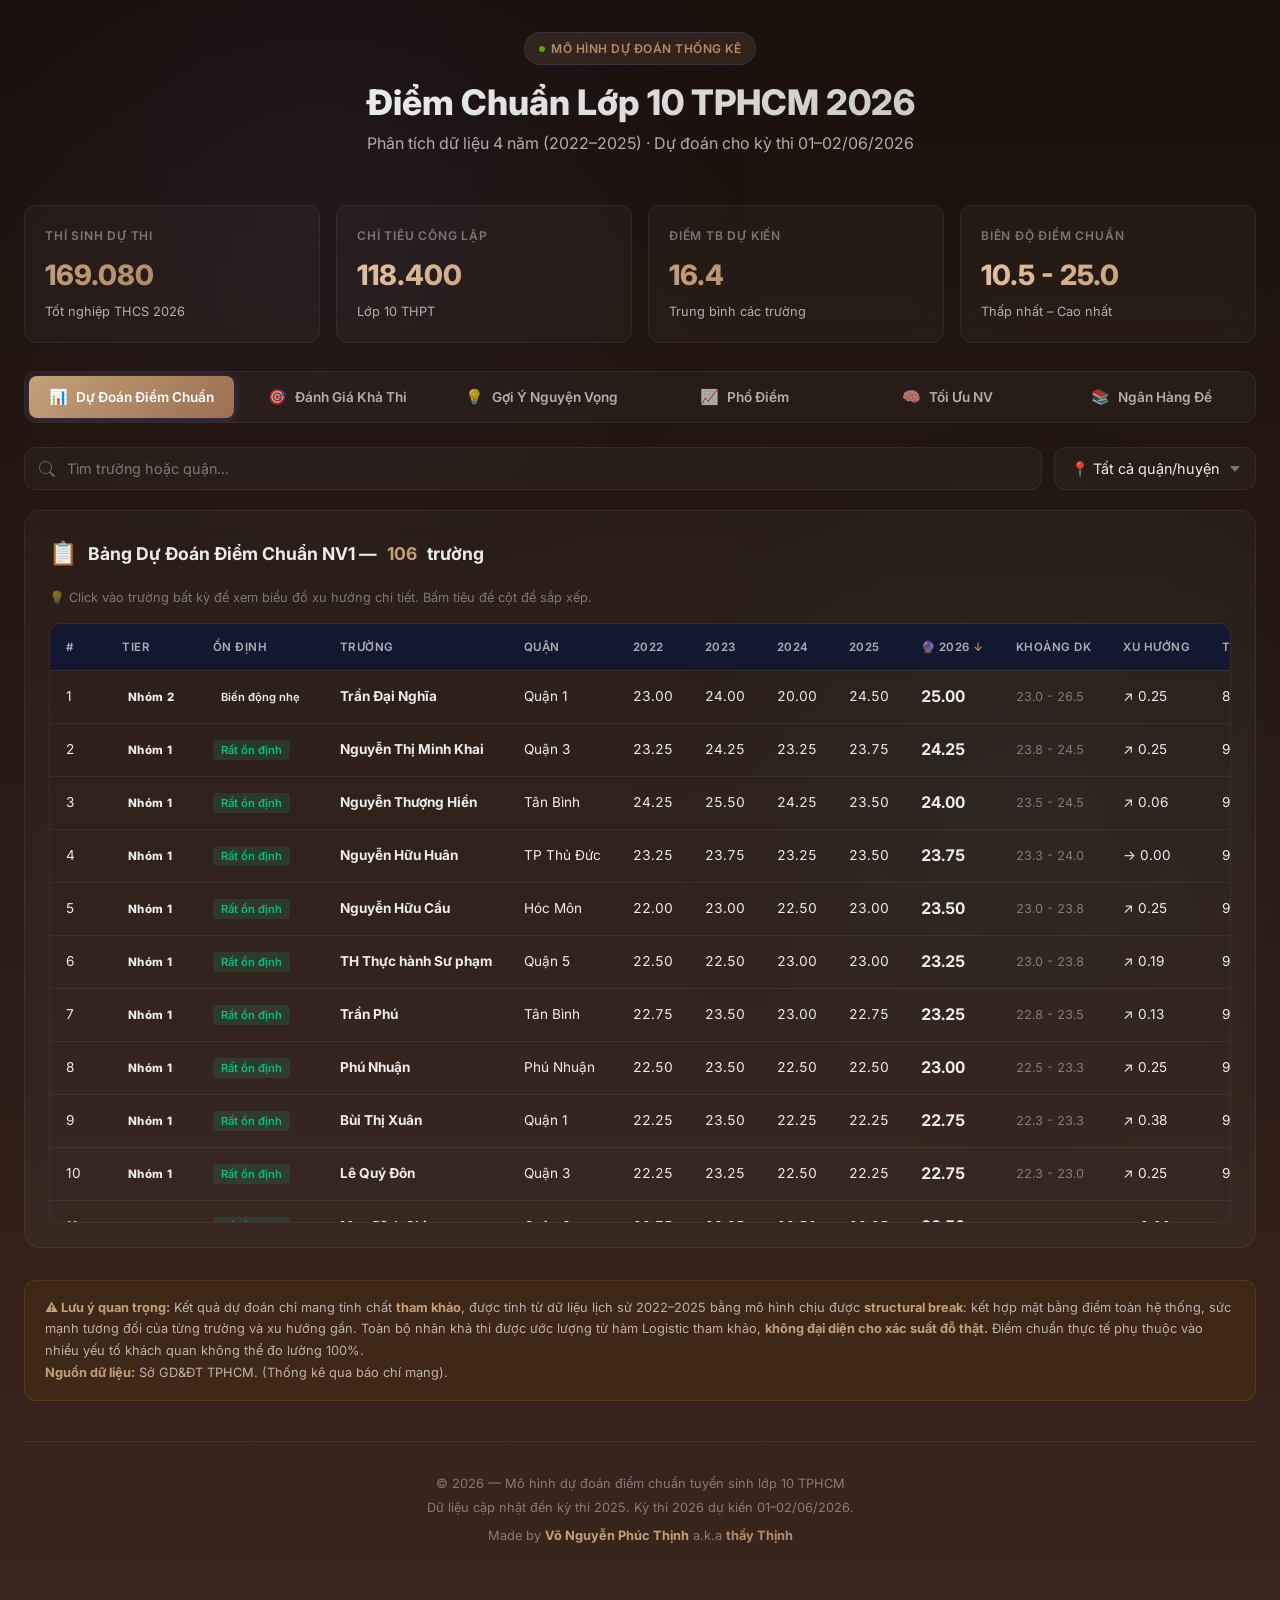
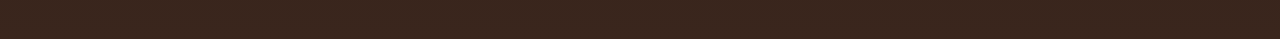
<file: index.html>
<!DOCTYPE html>
<html lang="vi">

<head>
    <meta charset="UTF-8">
    <meta name="viewport" content="width=device-width, initial-scale=1.0">
    <meta name="description"
        content="Mô hình dự đoán điểm chuẩn tuyển sinh lớp 10 TPHCM 2026 - Phân tích xu hướng, đánh giá khả thi nguyện vọng, gợi ý trường phù hợp">
    <title>Dự Đoán Điểm Chuẩn Lớp 10 TPHCM 2026</title>

    <link rel="stylesheet" href="css/style.css">
    <script src="js/vendor/chart.umd.min.js"></script>
</head>

<body>

    <div class="app-container">

        <!-- =================== HEADER =================== -->
        <header class="app-header">
            <div class="header-badge">
                <span class="dot"></span>
                Mô hình Dự đoán Thống kê
            </div>
            <h1 class="app-title">Điểm Chuẩn Lớp 10 TPHCM 2026</h1>
            <p class="app-subtitle">Phân tích dữ liệu 4 năm (2022–2025) · Dự đoán cho kỳ thi 01–02/06/2026</p>
        </header>

        <!-- =================== STATS =================== -->
        <div class="stats-row">
            <div class="stat-card">
                <div class="stat-label">Thí sinh dự thi</div>
                <div class="stat-value" id="statCandidates">—</div>
                <div class="stat-detail">Tốt nghiệp THCS 2026</div>
            </div>
            <div class="stat-card">
                <div class="stat-label">Chỉ tiêu công lập</div>
                <div class="stat-value accent" id="statQuota">—</div>
                <div class="stat-detail">Lớp 10 THPT</div>
            </div>
            <div class="stat-card">
                <div class="stat-label">Điểm TB dự kiến</div>
                <div class="stat-value" id="statAvgPred">—</div>
                <div class="stat-detail">Trung bình các trường</div>
            </div>
            <div class="stat-card">
                <div class="stat-label">Biên độ điểm chuẩn</div>
                <div class="stat-value accent" id="statRange">—</div>
                <div class="stat-detail">Thấp nhất – Cao nhất</div>
            </div>
        </div>

        <!-- =================== TAB NAV =================== -->
        <nav class="tab-nav">
            <button class="tab-btn active" data-tab="predict">
                <span class="tab-icon">📊</span>
                <span class="tab-text">Dự Đoán Điểm Chuẩn</span>
            </button>
            <button class="tab-btn" data-tab="feasibility">
                <span class="tab-icon">🎯</span>
                <span class="tab-text">Đánh Giá Khả Thi</span>
            </button>
            <button class="tab-btn" data-tab="recommend">
                <span class="tab-icon">💡</span>
                <span class="tab-text">Gợi Ý Nguyện Vọng</span>
            </button>
            <button class="tab-btn" data-tab="distribution">
                <span class="tab-icon">📈</span>
                <span class="tab-text">Phổ Điểm</span>
            </button>
            <button class="tab-btn" data-tab="optimize">
                <span class="tab-icon">🧠</span>
                <span class="tab-text">Tối Ưu NV</span>
            </button>
            <button class="tab-btn" data-tab="exams">
                <span class="tab-icon">📚</span>
                <span class="tab-text">Ngân Hàng Đề</span>
            </button>
        </nav>

        <!-- =======================================================================
         TAB 1: DỰ ĐOÁN ĐIỂM CHUẨN
    ======================================================================= -->
        <div class="tab-content active" id="tab-predict">

            <!-- Search & Filter -->
            <div class="search-bar">
                <input type="text" id="searchInput" class="search-input" placeholder="Tìm trường hoặc quận...">
                <select id="districtFilter" class="filter-select">
                    <option value="all">📍 Tất cả quận/huyện</option>
                    <option value="Quận 1">Quận 1</option>
                    <option value="Quận 3">Quận 3</option>
                    <option value="Quận 4">Quận 4</option>
                    <option value="Quận 5">Quận 5</option>
                    <option value="Quận 6">Quận 6</option>
                    <option value="Quận 7">Quận 7</option>
                    <option value="Quận 8">Quận 8</option>
                    <option value="Quận 10">Quận 10</option>
                    <option value="Quận 11">Quận 11</option>
                    <option value="Quận 12">Quận 12</option>
                    <option value="Bình Thạnh">Bình Thạnh</option>
                    <option value="Gò Vấp">Gò Vấp</option>
                    <option value="Phú Nhuận">Phú Nhuận</option>
                    <option value="Tân Bình">Tân Bình</option>
                    <option value="Tân Phú">Tân Phú</option>
                    <option value="Bình Tân">Bình Tân</option>
                    <option value="TP Thủ Đức">TP Thủ Đức</option>
                    <option value="Bình Chánh">Bình Chánh</option>
                    <option value="Hóc Môn">Hóc Môn</option>
                    <option value="Củ Chi">Củ Chi</option>
                    <option value="Nhà Bè">Nhà Bè</option>
                    <option value="Cần Giờ">Cần Giờ</option>
                </select>
            </div>

            <div class="card">
                <div class="card-title">
                    <span class="icon">📋</span>
                    Bảng Dự Đoán Điểm Chuẩn NV1 — <span id="schoolCount" style="color:var(--accent)">0</span> trường
                </div>
                <div style="font-size:0.8rem;color:var(--text-muted);margin-bottom:14px">
                    💡 Click vào trường bất kỳ để xem biểu đồ xu hướng chi tiết. Bấm tiêu đề cột để sắp xếp.
                </div>

                <div class="table-wrapper" style="max-height:600px;overflow-y:auto">
                    <table class="data-table" id="predictionTable">
                        <thead>
                            <tr>
                                <th data-sort="index">#</th>
                                <th data-sort="tier">Tier</th>
                                <th data-sort="stability">Ổn định</th>
                                <th data-sort="name">Trường</th>
                                <th data-sort="district">Quận</th>
                                <th data-sort="2022">2022</th>
                                <th data-sort="2023">2023</th>
                                <th data-sort="2024">2024</th>
                                <th data-sort="2025">2025</th>
                                <th data-sort="predicted" class="sorted-desc">🔮 2026</th>
                                <th>Khoảng DK</th>
                                <th data-sort="trend">Xu hướng</th>
                                <th data-sort="confidence">Tin cậy</th>
                            </tr>
                        </thead>
                        <tbody id="predictionTableBody"></tbody>
                    </table>
                </div>
            </div>

            <!-- School Detail -->
            <div class="school-detail" id="schoolDetail">
                <div class="card">
                    <div class="detail-header">
                        <div>
                            <h3 id="detailSchoolName">—</h3>
                            <div
                                style="display:flex;gap:12px;margin-top:6px;color:var(--text-secondary);font-size:0.85rem">
                                <span>📍 <span id="detailDistrict">—</span></span>
                                <span>🏷 <span id="detailTier">—</span></span>
                            </div>
                        </div>
                        <button class="detail-close" onclick="App.closeSchoolDetail()">✕</button>
                    </div>

                    <div class="grid-2">
                        <div>
                            <div class="chart-container">
                                <canvas id="detailChart"></canvas>
                            </div>
                        </div>
                        <div>
                            <div class="stats-row" style="grid-template-columns:1fr 1fr;margin:0">
                                <div class="stat-card">
                                    <div class="stat-label">Dự đoán 2026</div>
                                    <div class="stat-value" id="detailPredicted">—</div>
                                </div>
                                <div class="stat-card">
                                    <div class="stat-label">Khoảng dự kiến</div>
                                    <div class="stat-value accent" id="detailRange" style="font-size:1.2rem">—</div>
                                </div>
                                <div class="stat-card" style="grid-column:span 2">
                                    <div class="stat-label">Độ tin cậy</div>
                                    <div class="stat-value" id="detailConfidence">—</div>
                                </div>
                            </div>
                        </div>
                    </div>
                </div>
            </div>

        </div>

        <!-- =======================================================================
         TAB 2: ĐÁNH GIÁ KHẢ THI
    ======================================================================= -->
        <div class="tab-content" id="tab-feasibility">
            <div class="card">
                <div class="card-title"><span class="icon">🎯</span> Đánh Giá Khả Thi Nguyện Vọng</div>
                <p style="color:var(--text-secondary);font-size:0.88rem;margin-bottom:20px">
                    Nhập điểm thi 3 môn (hoặc điểm dự kiến) và chọn 3 nguyện vọng. Hệ thống sẽ phân tích xác suất trúng
                    tuyển dựa trên mô hình dự đoán.
                </p>

                <!-- Score inputs -->
                <div class="form-grid">
                    <div class="form-group">
                        <label class="form-label"><strong>Điểm Toán</strong></label>
                        <input type="number" id="scoreMath" class="form-input" placeholder="0 - 10" min="0" max="10"
                            step="0.25">
                    </div>
                    <div class="form-group">
                        <label class="form-label"><strong>Điểm Ngữ Văn</strong></label>
                        <input type="number" id="scoreLit" class="form-input" placeholder="0 - 10" min="0" max="10"
                            step="0.25">
                    </div>
                    <div class="form-group">
                        <label class="form-label"><strong>Điểm Ngoại Ngữ</strong></label>
                        <input type="number" id="scoreEng" class="form-input" placeholder="0 - 10" min="0" max="10"
                            step="0.25">
                    </div>
                </div>

                <div style="text-align:center;margin:12px 0 20px">
                    <span style="font-size:0.85rem;color:var(--text-muted)">Tổng điểm: </span>
                    <span id="totalScore" style="font-size:1.4rem;font-weight:800;color:var(--accent)">0.00</span>
                </div>

                <!-- NV selections -->
                <div class="form-grid" style="grid-template-columns: repeat(auto-fit, minmax(280px, 1fr))">
                    <div class="form-group">
                        <label class="form-label"><strong>Nguyện Vọng 1</strong> (Vươn Cao)</label>
                        <select id="nv1Select" class="school-select"></select>
                    </div>
                    <div class="form-group">
                        <label class="form-label"><strong>Nguyện Vọng 2</strong> (Vừa Sức)</label>
                        <select id="nv2Select" class="school-select"></select>
                    </div>
                    <div class="form-group">
                        <label class="form-label"><strong>Nguyện Vọng 3</strong> (An Toàn)</label>
                        <select id="nv3Select" class="school-select"></select>
                    </div>
                </div>

                <div style="text-align:center;margin-top:20px">
                    <button class="btn btn-primary" id="evaluateBtn">
                        🔍 Phân tích khả thi
                    </button>
                </div>
            </div>

            <!-- Results -->
            <div id="feasibilityResults"></div>
        </div>

        <!-- =======================================================================
         TAB 3: GỢI Ý NGUYỆN VỌNG
    ======================================================================= -->
        <div class="tab-content" id="tab-recommend">
            <div class="card">
                <div class="card-title"><span class="icon">💡</span> Gợi Ý Nguyện Vọng Theo Quận/Huyện</div>
                <p style="color:var(--text-secondary);font-size:0.88rem;margin-bottom:20px">
                    Nhập điểm thi (hoặc dự kiến) và chọn quận bạn muốn. Hệ thống sẽ gợi ý các trường khả thi nhất dựa
                    trên điểm chuẩn dự đoán, sắp xếp theo mức phù hợp.
                </p>

                <div class="form-grid" style="grid-template-columns: repeat(auto-fit, minmax(220px, 1fr))">
                    <div class="form-group">
                        <label class="form-label">📐 Điểm Toán</label>
                        <input type="number" id="recScoreMath" class="form-input" placeholder="0 - 10" min="0" max="10"
                            step="0.25">
                    </div>
                    <div class="form-group">
                        <label class="form-label">📝 Điểm Ngữ Văn</label>
                        <input type="number" id="recScoreLit" class="form-input" placeholder="0 - 10" min="0" max="10"
                            step="0.25">
                    </div>
                    <div class="form-group">
                        <label class="form-label">🌐 Điểm Ngoại Ngữ</label>
                        <input type="number" id="recScoreEng" class="form-input" placeholder="0 - 10" min="0" max="10"
                            step="0.25">
                    </div>
                    <div class="form-group">
                        <label class="form-label">📍 Quận/Huyện</label>
                        <select id="recDistrictSelect" class="school-select"></select>
                    </div>
                </div>

                <div style="text-align:center;margin:12px 0 0">
                    <span style="font-size:0.85rem;color:var(--text-muted)">Tổng điểm: </span>
                    <span id="recTotalScore" style="font-size:1.4rem;font-weight:800;color:var(--accent)">0.00</span>
                </div>

                <div style="text-align:center;margin-top:16px">
                    <button class="btn btn-primary" id="recommendBtn">
                        💡 Gợi ý trường phù hợp
                    </button>
                </div>
            </div>

            <!-- Results -->
            <div id="recommendResults"></div>
        </div>

        <!-- =======================================================================
         TAB 4: PHỔ ĐIỂM
    ======================================================================= -->
        <div class="tab-content" id="tab-distribution">
            <div class="card">
                <div class="card-title"><span class="icon">📈</span> Phân Tích Phổ Điểm Qua Các Năm</div>
                <p style="color:var(--text-secondary);font-size:0.88rem;margin-bottom:4px">
                    So sánh điểm trung bình từng môn thi qua 4 năm (2022–2025) và dự đoán 2026. Phổ điểm được mô phỏng
                    theo phân bố chuẩn.
                </p>
            </div>

            <!-- Insight Cards -->
            <div class="stats-row" id="distInsightCards"></div>

            <!-- Main: Grouped Bar Chart -->
            <div class="card">
                <div class="card-title"><span class="icon">📊</span> Điểm Trung Bình Các Môn Qua Các Năm</div>
                <div class="chart-container large">
                    <canvas id="distMeanChart"></canvas>
                </div>
            </div>

            <!-- Subject comparison: 2025 vs 2026 only -->
            <div class="card" style="margin-top:16px">
                <div class="card-title"><span class="icon">🔮</span> So Sánh Phổ Điểm: 2025 vs 2026 (Dự đoán)</div>
                <p style="color:var(--text-secondary);font-size:0.85rem;margin-bottom:16px">
                    Chỉ so sánh 2 năm gần nhất để dễ nhận biết sự thay đổi. Đường nét đứt = dự đoán 2026.
                </p>
            </div>
            <div class="grid-2">
                <div class="card">
                    <div class="card-title"><span class="icon">📐</span> Toán</div>
                    <div class="chart-container">
                        <canvas id="distChartMath"></canvas>
                    </div>
                </div>
                <div class="card">
                    <div class="card-title"><span class="icon">📝</span> Ngữ Văn</div>
                    <div class="chart-container">
                        <canvas id="distChartLit"></canvas>
                    </div>
                </div>
                <div class="card">
                    <div class="card-title"><span class="icon">🌐</span> Ngoại Ngữ</div>
                    <div class="chart-container">
                        <canvas id="distChartEng"></canvas>
                    </div>
                </div>
                <div class="card">
                    <div class="card-title"><span class="icon">📊</span> Tổng 3 Môn</div>
                    <div class="chart-container">
                        <canvas id="distChartTotal"></canvas>
                    </div>
                </div>
            </div>

            <!-- Stats Table -->
            <div class="card" style="margin-top:16px">
                <div class="card-title"><span class="icon">📋</span> Thống Kê Tham Số Phân Bố</div>
                <div class="table-wrapper">
                    <table class="data-table" id="distParamsTable">
                        <thead>
                            <tr>
                                <th>Năm</th>
                                <th>Toán (TB)</th>
                                <th>Toán (σ)</th>
                                <th>Văn (TB)</th>
                                <th>Văn (σ)</th>
                                <th>Anh (TB)</th>
                                <th>Anh (σ)</th>
                                <th>Tổng (TB)</th>
                                <th>Tổng (σ)</th>
                            </tr>
                        </thead>
                        <tbody id="distParamsBody"></tbody>
                    </table>
                </div>
            </div>
        </div>

        <!-- =======================================================================
         TAB 5: TỐI ƯU NGUYỆN VỌNG
    ======================================================================= -->
        <div class="tab-content" id="tab-optimize">
            <div class="card">
                <div class="card-title"><span class="icon">🧠</span> Tối Ưu Nguyện Vọng Theo Năng Lực Thực Tế</div>
                <p style="color:var(--text-secondary);font-size:0.88rem;margin-bottom:8px">
                    Nhập điểm thi cuối kì 2 và điểm trung bình cuối năm (TBCN) lớp 9 để hệ thống ước lượng điểm thi vào
                    10 và gợi ý <strong>3 nguyện vọng tối ưu</strong>: NV1 (vươn cao), NV2 (vừa sức), NV3 (an toàn).
                </p>
            </div>

            <div class="card">
                <div class="card-title"><span class="icon">📝</span> Điểm Thi Cuối Kì 2 (HK2)</div>
                <div class="form-grid" style="margin-bottom:16px">
                    <div class="form-group">
                        <label class="form-label"><strong>Điểm Toán</strong> (HK2)</label>
                        <input type="number" id="opt-hk2-math" class="form-input" min="0" max="10" step="0.25"
                            placeholder="0 - 10">
                    </div>
                    <div class="form-group">
                        <label class="form-label"><strong>Điểm Ngữ Văn</strong> (HK2)</label>
                        <input type="number" id="opt-hk2-lit" class="form-input" min="0" max="10" step="0.25"
                            placeholder="0 - 10">
                    </div>
                    <div class="form-group">
                        <label class="form-label"><strong>Điểm Ngoại Ngữ</strong> (HK2)</label>
                        <input type="number" id="opt-hk2-eng" class="form-input" min="0" max="10" step="0.25"
                            placeholder="0 - 10">
                    </div>
                </div>

                <div class="card-title"><span class="icon">📊</span> Điểm Trung Bình Cuối Năm (TBCN)</div>
                <div class="form-grid" style="margin-bottom:16px">
                    <div class="form-group">
                        <label class="form-label"><strong>Điểm Toán</strong> (TBCN)</label>
                        <input type="number" id="opt-tb-math" class="form-input" min="0" max="10" step="0.1"
                            placeholder="0 - 10">
                    </div>
                    <div class="form-group">
                        <label class="form-label"><strong>Điểm Ngữ Văn</strong> (TBCN)</label>
                        <input type="number" id="opt-tb-lit" class="form-input" min="0" max="10" step="0.1"
                            placeholder="0 - 10">
                    </div>
                    <div class="form-group">
                        <label class="form-label"><strong>Điểm Ngoại Ngữ</strong> (TBCN)</label>
                        <input type="number" id="opt-tb-eng" class="form-input" min="0" max="10" step="0.1"
                            placeholder="0 - 10">
                    </div>
                </div>

                <div style="text-align:center;margin:12px 0 20px">
                    <span style="font-size:0.85rem;color:var(--text-muted)">Tổng điểm ước tính: </span>
                    <span id="optEstScore" style="font-size:1.4rem;font-weight:800;color:var(--accent)">0.00</span>
                    <div id="optEstScoreDetail"
                        style="font-size:0.85rem;color:var(--text-muted);margin-top:4px;display:none;"></div>
                </div>

                <div style="text-align:center;margin-top:20px">
                    <button class="btn btn-primary" id="btnOptimize">
                        🧠 Gợi ý nguyện vọng tối ưu
                    </button>
                </div>
            </div>

            <div id="optimizeResults"></div>
        </div>

        <!-- =======================================================================
         TAB 6: NGÂN HÀNG ĐỀ THI (NEW)
    ======================================================================= -->
        <div class="tab-content" id="tab-exams">
            <div class="card">
                <div class="card-title"><span class="icon">📚</span> Ngân Hàng Đề Thi Live Feed <span
                        style="background:var(--success);color:#fff;font-size:0.65rem;padding:2px 8px;border-radius:50px;margin-left:8px;vertical-align:middle;text-transform:uppercase;letter-spacing:0.5px">Realtime</span>
                </div>
                <p style="color:var(--text-secondary);font-size:0.88rem;margin-bottom:20px">
                    Hệ thống tự động cập nhật đề thi mới nhất từ các nguồn uy tín. Click để xem trực tiếp hoặc tải về
                    máy.
                </p>

                <div class="subject-filters">
                    <button class="btn btn-secondary active" data-subject="all"
                        onclick="App.filterExams('all', this)">📑 Tất cả</button>
                    <button class="btn btn-secondary" data-subject="math" onclick="App.filterExams('math', this)">📐
                        Toán</button>
                    <button class="btn btn-secondary" data-subject="lit" onclick="App.filterExams('lit', this)">📝 Ngữ
                        Văn</button>
                    <button class="btn btn-secondary" data-subject="eng" onclick="App.filterExams('eng', this)">🌐 Tiếng
                        Anh</button>
                    <button class="btn btn-secondary" data-subject="phys" onclick="App.filterExams('phys', this)">⚡ Vật
                        Lý</button>
                    <button class="btn btn-secondary" data-subject="chem" onclick="App.filterExams('chem', this)">🧪 Hóa
                        Học</button>
                </div>
            </div>

            <div id="examsGridContainer" class="exams-grid"></div>

            <!-- Exam Viewer Modal -->
            <div class="exam-viewer-modal" id="examViewerModal">
                <div class="exam-viewer-content">
                    <div class="exam-viewer-header">
                        <div>
                            <h3 id="viewerTitle">Đang Tải Đề...</h3>
                            <p id="viewerSubtitle" style="font-size:0.8rem;color:var(--text-secondary)"></p>
                        </div>
                        <div class="exam-viewer-actions">
                            <a id="viewerDownloadBtn" class="btn-download-pdf" href="#" target="_blank" rel="noopener noreferrer" style="background:linear-gradient(135deg,#6366f1,#4f46e5);color:#fff;display:none">
                                ⬇️ Tải về máy
                            </a>
                            <button class="btn-close-viewer" onclick="App.closeExamViewer()">✕ Đóng</button>
                        </div>
                    </div>
                    <div class="exam-viewer-body">
                        <div class="exam-viewer-pdf">
                            <iframe id="pdfIframe" src="" frameborder="0"></iframe>
                        </div>
                        <div class="exam-viewer-ai">
                            <div class="ai-sidebar-inner">
                                <span class="icon" style="font-size:2.5rem;margin-bottom:12px;display:block">🤖</span>
                                <h4>Trợ Lý Đào Tạo AI <span
                                        style="background:#6366f1;color:#fff;font-size:0.6rem;padding:2px 6px;border-radius:4px;vertical-align:middle;margin-left:4px">Kế
                                        hoạch</span></h4>
                                <p style="font-size:0.85rem;color:var(--text-muted);margin-top:10px;">
                                    Tính năng tự động chấm Văn, giải Toán (Generative AI) sẽ được ra mắt sau khi đủ bộ
                                    dữ liệu luyện thi.
                                </p>
                                <button class="btn btn-primary"
                                    style="margin-top:20px; width:100%; opacity:0.5; cursor:not-allowed">
                                    Tham gia Đợi (Waitlist)
                                </button>
                            </div>
                        </div>
                    </div>
                </div>
            </div>
        </div>

        <div class="disclaimer">
            <strong>⚠️ Lưu ý quan trọng:</strong> Kết quả dự đoán chỉ mang tính chất <strong>tham khảo</strong>, được
            tính từ dữ liệu lịch sử 2022–2025 bằng mô hình chịu được <strong>structural break</strong>: kết hợp mặt bằng
            điểm toàn hệ thống, sức mạnh tương đối của từng trường và xu hướng gần. Toàn bộ nhãn khả thi được ước lượng
            từ hàm Logistic tham khảo, <strong>không đại diện cho xác suất đỗ thật.</strong>
            Điểm chuẩn thực tế phụ thuộc vào nhiều yếu tố khách quan không thể đo lường 100%.
            <br><strong>Nguồn dữ liệu:</strong> Sở GD&ĐT TPHCM. (Thống kê qua báo chí mạng).
        </div>

        <!-- =================== FOOTER =================== -->
        <footer class="app-footer">
            <p>© 2026 — Mô hình dự đoán điểm chuẩn tuyển sinh lớp 10 TPHCM</p>
            <p style="margin-top:4px">Dữ liệu cập nhật đến kỳ thi 2025. Kỳ thi 2026 dự kiến 01–02/06/2026.</p>
            <p style="margin-top:8px">Made by <strong style="color:var(--accent)">Võ Nguyễn Phúc Thịnh</strong> a.k.a
                <strong style="color:var(--primary)">thầy Thịnh</strong></p>
        </footer>

    </div>

    <!-- Scripts -->
    <script src="js/data.js?v=2026.04.21"></script>
    <script src="js/exams_data.js?v=2026.04.21"></script>
    <script src="js/model.js?v=2026.04.21"></script>
    <script src="js/charts.js?v=2026.04.21"></script>
    <script src="js/backtest.js?v=2026.04.21"></script>
    <script src="js/app.js?v=2026.04.21"></script>
    <script src="js/tabs/distribution.js?v=2026.04.21"></script>
    <script src="js/tabs/optimize.js?v=2026.04.21"></script>
    <script src="js/tabs/exams.js?v=2026.04.21"></script>

</body>

</html>
<script src="js/tabs/optimize.js?v=2026.04.24"></script>
<script src="js/tabs/exams.js?v=2026.04.24_fix"></script>

</body>

</html>
</file>
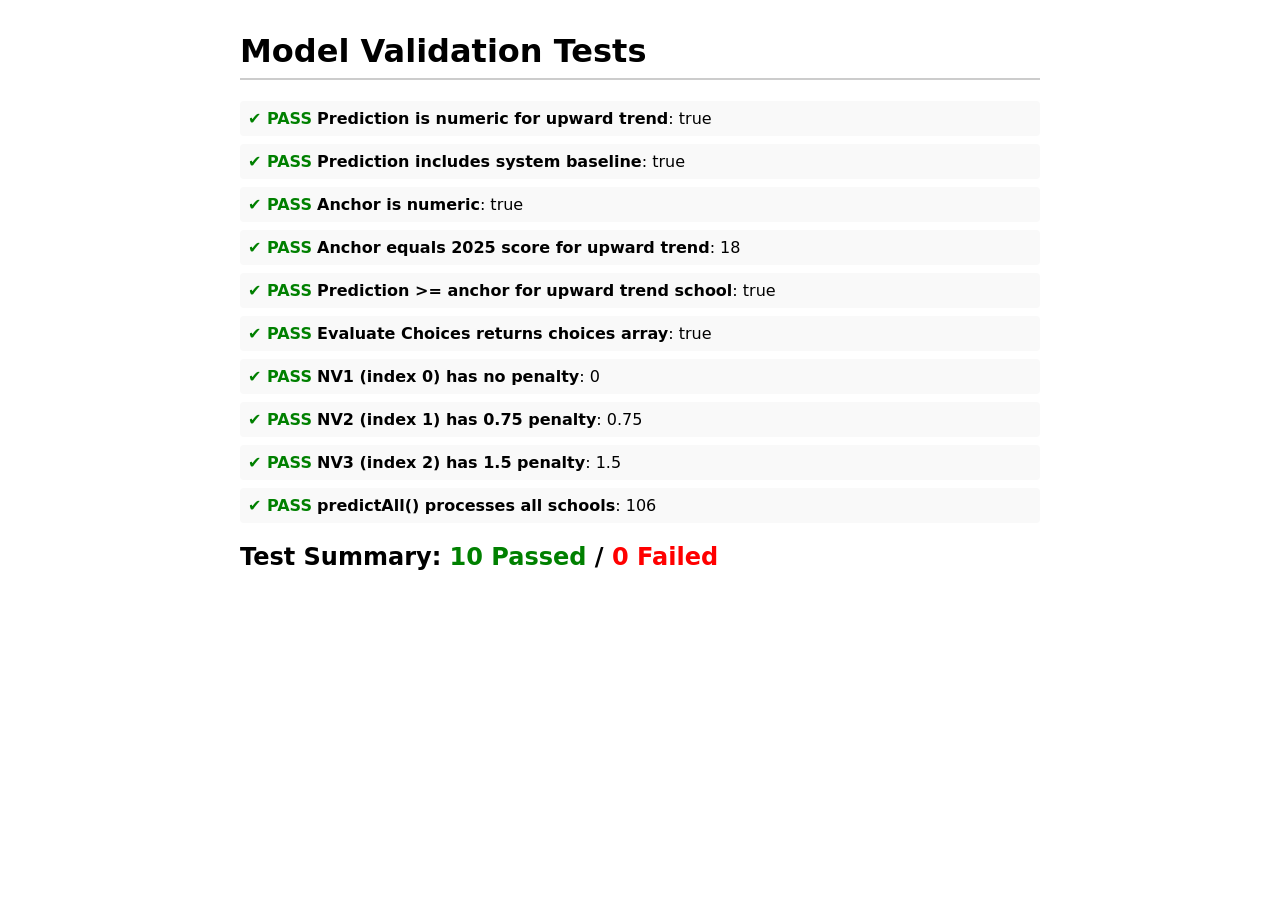
<file: tests/model.test.html>
<!DOCTYPE html>
<html lang="vi">
<head>
    <meta charset="UTF-8">
    <title>Model Tests - TS10 Prediction</title>
    <style>
        body { font-family: system-ui, sans-serif; max-width: 800px; margin: 2rem auto; }
        .pass { color: green; font-weight: bold; }
        .fail { color: red; font-weight: bold; }
        .case { margin-bottom: 0.5rem; padding: 0.5rem; background: #f9f9f9; border-radius: 4px; }
        h1 { border-bottom: 2px solid #ccc; padding-bottom: 0.5rem; }
    </style>
</head>
<body>

<h1>Model Validation Tests</h1>
<div id="results"></div>

<script src="../js/data.js"></script>
<script src="../js/model.js"></script>

<script>
    const resultsDiv = document.getElementById('results');
    let passCount = 0;
    let failCount = 0;

    function assertEqual(name, actual, expected, tolerance = 0.01) {
        const pass = Math.abs(actual - expected) <= tolerance;
        const div = document.createElement('div');
        div.className = 'case';
        if (pass) {
            passCount++;
            div.innerHTML = `<span class="pass">✔ PASS</span> <strong>${name}</strong>: ${actual}`;
        } else {
            failCount++;
            div.innerHTML = `<span class="fail">✘ FAIL</span> <strong>${name}</strong>: Expected ${expected}, got ${actual}`;
        }
        resultsDiv.appendChild(div);
    }

    // Prepare a mock data environment instead of depending on full data.js
    const oldSchoolsData = [...SCHOOLS_DATA];
    const mockSchool_TrendUp = {
        id: 9991, name: "Test Up", district: "Q1", tier: "A",
        scores: { 2022: 15, 2023: 16, 2024: 17, 2025: 18 }
    };
    const mockSchool_Gap = {
        id: 9992, name: "Test Gap", district: "Q1", tier: "A",
        scores: { 2022: 15, 2023: null, 2024: null, 2025: 18 }
    };

    // Replace data locally for tests
    window.SCHOOLS_DATA = [mockSchool_TrendUp, mockSchool_Gap, oldSchoolsData[0]]; // oldSchoolsData[0] is Tran Dai Nghia

    try {
        // --- TEST SUITE ---
        const pred_Up = PredictionModel.predictSchool(mockSchool_TrendUp);

        assertEqual("Prediction is numeric for upward trend", Number.isFinite(pred_Up.predicted), true);
        assertEqual("Prediction includes system baseline", Number.isFinite(pred_Up.baseline), true);
        assertEqual("Anchor is numeric", Number.isFinite(pred_Up.anchor), true);
        assertEqual("Anchor equals 2025 score for upward trend", pred_Up.anchor, 18);
        assertEqual("Prediction >= anchor for upward trend school", pred_Up.predicted >= pred_Up.anchor, true);

        const evalChoices1 = PredictionModel.evaluateChoices(20.5, [{ schoolId: 9991, priority: 1 }]);
        assertEqual("Evaluate Choices returns choices array", Array.isArray(evalChoices1.choices), true);
        assertEqual("NV1 (index 0) has no penalty", evalChoices1.choices[0].nvPenalty, 0);

        // evaluateChoices uses array index for penalty: index 1 = NV2 (+0.75), index 2 = NV3 (+1.5)
        const evalChoices23 = PredictionModel.evaluateChoices(20.5, [
            { schoolId: 9991, priority: 1 },
            { schoolId: 9991, priority: 2 },
            { schoolId: 9991, priority: 3 }
        ]);
        assertEqual("NV2 (index 1) has 0.75 penalty", evalChoices23.choices[1].nvPenalty, 0.75);
        assertEqual("NV3 (index 2) has 1.5 penalty", evalChoices23.choices[2].nvPenalty, 1.5);

        // Restore
        window.SCHOOLS_DATA = oldSchoolsData;
        const allPreds = PredictionModel.predictAll();
        assertEqual("predictAll() processes all schools", allPreds.length, SCHOOLS_DATA.length);

    } catch (e) {
        document.getElementById('results').innerHTML += `<div class="fail">Error running tests: ${e.message}</div>`;
        console.error(e);
    }

    // Summary
    const summary = document.createElement('h2');
    summary.innerHTML = `Test Summary: <span class="pass">${passCount} Passed</span> / <span class="fail">${failCount} Failed</span>`;
    document.body.appendChild(summary);

</script>

</body>
</html>
</file>
<file: css/style.css>
@import url('https://fonts.googleapis.com/css2?family=Inter:wght@300;400;500;600;700;800;900&display=swap');

/* ==============================
   CSS CUSTOM PROPERTIES
============================== */
:root {
    /* Earth/Coffee Palette */
    --bg-primary: #1a100c;
    --bg-secondary: #2d1c15;
    --bg-card: rgba(45, 28, 21, 0.8);
    --bg-glass: rgba(255, 255, 255, 0.03);
    --bg-glass-hover: rgba(255, 255, 255, 0.07);
    --border: rgba(255, 255, 255, 0.06);
    --border-active: rgba(195, 161, 123, 0.4);

    --text-primary: rgba(255, 255, 255, 0.92);
    --text-secondary: rgba(255, 255, 255, 0.65);
    --text-muted: rgba(255, 255, 255, 0.4);

    --primary: #b48c6b;
    --primary-light: rgba(180, 140, 107, 0.15);
    --secondary: #9b6f50;
    --accent: #c3a17b;
    --success: #65a30d;
    /* Olive green */
    --danger: #dc2626;
    /* Deep red */
    --warning: #d97706;
    /* Amber */

    --gradient-primary: linear-gradient(135deg, #c3a17b, #9b6f50);
    --gradient-accent: linear-gradient(135deg, #e5c3a3, #b48c6b);
    --gradient-bg: linear-gradient(180deg, #1a100c 0%, #2a1a14 50%, #3a261d 100%);

    --radius-sm: 8px;
    --radius: 12px;
    --radius-lg: 16px;
    --radius-xl: 20px;

    --shadow: 0 4px 24px rgba(0, 0, 0, 0.4);
    --shadow-lg: 0 8px 40px rgba(0, 0, 0, 0.5);
    --shadow-glow: 0 0 30px rgba(195, 161, 123, 0.15);

    --transition: all 0.3s cubic-bezier(0.4, 0, 0.2, 1);
    --transition-fast: all 0.15s ease;
}

/* ==============================
   RESET & BASE
============================== */
*,
*::before,
*::after {
    box-sizing: border-box;
    margin: 0;
    padding: 0;
}

html {
    scroll-behavior: smooth;
    -webkit-font-smoothing: antialiased;
}

body {
    font-family: 'Inter', -apple-system, BlinkMacSystemFont, sans-serif;
    background: var(--gradient-bg);
    color: var(--text-primary);
    min-height: 100vh;
    overflow-x: hidden;
    line-height: 1.6;
}

/* Background decoration */
body::before {
    content: '';
    position: fixed;
    top: -30%;
    left: -10%;
    width: 70vw;
    height: 70vw;
    background: radial-gradient(circle, rgba(99, 102, 241, 0.06) 0%, transparent 70%);
    pointer-events: none;
    z-index: 0;
}

body::after {
    content: '';
    position: fixed;
    bottom: -30%;
    right: -10%;
    width: 60vw;
    height: 60vw;
    background: radial-gradient(circle, rgba(6, 182, 212, 0.04) 0%, transparent 70%);
    pointer-events: none;
    z-index: 0;
}

/* ==============================
   SCROLLBAR
============================== */
::-webkit-scrollbar {
    width: 6px;
    height: 6px;
}

::-webkit-scrollbar-track {
    background: transparent;
}

::-webkit-scrollbar-thumb {
    background: rgba(255, 255, 255, 0.1);
    border-radius: 3px;
}

::-webkit-scrollbar-thumb:hover {
    background: rgba(255, 255, 255, 0.2);
}

/* ==============================
   LAYOUT
============================== */
.app-container {
    position: relative;
    z-index: 1;
    max-width: 1400px;
    margin: 0 auto;
    padding: 0 24px 60px;
}

/* ==============================
   HEADER
============================== */
.app-header {
    padding: 32px 0 24px;
    text-align: center;
    position: relative;
}

.header-badge {
    display: inline-flex;
    align-items: center;
    gap: 6px;
    padding: 6px 14px;
    background: var(--primary-light);
    border: 1px solid rgba(99, 102, 241, 0.2);
    border-radius: 50px;
    font-size: 0.75rem;
    font-weight: 600;
    color: var(--primary);
    letter-spacing: 0.5px;
    text-transform: uppercase;
    margin-bottom: 16px;
}

.header-badge .dot {
    width: 6px;
    height: 6px;
    border-radius: 50%;
    background: var(--success);
    animation: pulse-dot 2s infinite;
}

@keyframes pulse-dot {

    0%,
    100% {
        opacity: 1;
    }

    50% {
        opacity: 0.3;
    }
}

.app-title {
    font-size: 2.2rem;
    font-weight: 800;
    background: linear-gradient(135deg, #fff 0%, rgba(255, 255, 255, 0.7) 100%);
    -webkit-background-clip: text;
    -webkit-text-fill-color: transparent;
    background-clip: text;
    line-height: 1.2;
    margin-bottom: 8px;
}

.app-subtitle {
    font-size: 1rem;
    color: var(--text-secondary);
    font-weight: 400;
}

/* ==============================
   STATS ROW
============================== */
.stats-row {
    display: grid;
    grid-template-columns: repeat(auto-fit, minmax(200px, 1fr));
    gap: 16px;
    margin: 24px 0 28px;
}

.stat-card {
    background: var(--bg-glass);
    border: 1px solid var(--border);
    border-radius: var(--radius);
    padding: 20px;
    backdrop-filter: blur(12px);
    transition: var(--transition);
}

.stat-card:hover {
    background: var(--bg-glass-hover);
    border-color: var(--border-active);
    transform: translateY(-2px);
    box-shadow: var(--shadow-glow);
}

.stat-label {
    font-size: 0.75rem;
    color: var(--text-muted);
    text-transform: uppercase;
    letter-spacing: 0.8px;
    font-weight: 600;
    margin-bottom: 8px;
}

.stat-value {
    font-size: 1.75rem;
    font-weight: 800;
    background: var(--gradient-primary);
    -webkit-background-clip: text;
    -webkit-text-fill-color: transparent;
    background-clip: text;
}

.stat-value.accent {
    background: var(--gradient-accent);
    -webkit-background-clip: text;
    background-clip: text;
}

.stat-detail {
    font-size: 0.8rem;
    color: var(--text-secondary);
    margin-top: 4px;
}

/* ==============================
   TAB NAVIGATION
============================== */
.tab-nav {
    display: flex;
    gap: 4px;
    background: var(--bg-glass);
    border: 1px solid var(--border);
    border-radius: var(--radius);
    padding: 4px;
    margin-bottom: 24px;
    overflow-x: auto;
}

.tab-btn {
    flex: 1;
    min-width: fit-content;
    background: transparent;
    border: none;
    color: var(--text-secondary);
    padding: 12px 20px;
    font-family: inherit;
    font-size: 0.85rem;
    font-weight: 600;
    border-radius: var(--radius-sm);
    cursor: pointer;
    transition: var(--transition);
    white-space: nowrap;
    display: flex;
    align-items: center;
    justify-content: center;
    gap: 8px;
}

.tab-btn:hover {
    color: var(--text-primary);
    background: rgba(255, 255, 255, 0.04);
}

.tab-btn.active {
    background: var(--gradient-primary);
    color: #fff;
    box-shadow: 0 2px 12px rgba(99, 102, 241, 0.3);
}

.tab-btn .tab-icon {
    font-size: 1.1em;
}

.tab-content {
    display: none;
    animation: fadeIn 0.4s ease;
}

.tab-content.active {
    display: block;
}

@keyframes fadeIn {
    from {
        opacity: 0;
        transform: translateY(10px);
    }

    to {
        opacity: 1;
        transform: translateY(0);
    }
}

/* ==============================
   CARDS & PANELS
============================== */
.card {
    background: var(--bg-glass);
    border: 1px solid var(--border);
    border-radius: var(--radius-lg);
    padding: 24px;
    backdrop-filter: blur(12px);
    margin-bottom: 20px;
    transition: var(--transition);
}

.card:hover {
    border-color: rgba(255, 255, 255, 0.08);
}

.card-title {
    font-size: 1.1rem;
    font-weight: 700;
    color: var(--text-primary);
    margin-bottom: 16px;
    display: flex;
    align-items: center;
    gap: 10px;
}

.card-title .icon {
    font-size: 1.3em;
}

/* ==============================
   SEARCH & FILTERS
============================== */
.search-bar {
    display: flex;
    gap: 12px;
    margin-bottom: 20px;
    flex-wrap: wrap;
}

.search-input {
    flex: 1;
    min-width: 240px;
    background: var(--bg-glass);
    border: 1px solid var(--border);
    border-radius: var(--radius);
    padding: 12px 16px 12px 42px;
    color: var(--text-primary);
    font-family: inherit;
    font-size: 0.9rem;
    transition: var(--transition);
    outline: none;
    background-image: url("data:image/svg+xml,%3Csvg xmlns='http://www.w3.org/2000/svg' width='16' height='16' fill='rgba(255,255,255,0.3)' viewBox='0 0 16 16'%3E%3Cpath d='M11.742 10.344a6.5 6.5 0 1 0-1.397 1.398h-.001c.03.04.062.078.098.115l3.85 3.85a1 1 0 0 0 1.415-1.414l-3.85-3.85a1.007 1.007 0 0 0-.115-.1zM12 6.5a5.5 5.5 0 1 1-11 0 5.5 5.5 0 0 1 11 0z'/%3E%3C/svg%3E");
    background-repeat: no-repeat;
    background-position: 14px center;
}

.search-input:focus {
    border-color: var(--primary);
    box-shadow: 0 0 0 3px rgba(99, 102, 241, 0.15);
}

.search-input::placeholder {
    color: var(--text-muted);
}

.filter-select {
    background: var(--bg-glass);
    border: 1px solid var(--border);
    border-radius: var(--radius);
    padding: 12px 16px;
    color: var(--text-primary);
    font-family: inherit;
    font-size: 0.9rem;
    cursor: pointer;
    outline: none;
    min-width: 180px;
    transition: var(--transition);
    appearance: none;
    background-image: url("data:image/svg+xml,%3Csvg xmlns='http://www.w3.org/2000/svg' width='12' height='12' fill='rgba(255,255,255,0.4)' viewBox='0 0 16 16'%3E%3Cpath d='M7.247 11.14 2.451 5.658C1.885 5.013 2.345 4 3.204 4h9.592a1 1 0 0 1 .753 1.659l-4.796 5.48a1 1 0 0 1-1.506 0z'/%3E%3C/svg%3E");
    background-repeat: no-repeat;
    background-position: calc(100% - 14px) center;
    padding-right: 36px;
}

.filter-select:focus {
    border-color: var(--primary);
}

.filter-select option {
    background: var(--bg-secondary);
    color: var(--text-primary);
}

/* ==============================
   DATA TABLE
============================== */
.table-wrapper {
    overflow-x: auto;
    border-radius: var(--radius);
    border: 1px solid var(--border);
}

.data-table {
    width: 100%;
    border-collapse: collapse;
    font-size: 0.85rem;
}

.data-table thead {
    position: sticky;
    top: 0;
    z-index: 2;
}

.data-table th {
    background: #131830;
    color: var(--text-secondary);
    font-weight: 600;
    text-transform: uppercase;
    letter-spacing: 0.5px;
    font-size: 0.72rem;
    padding: 14px 16px;
    text-align: left;
    border-bottom: 1px solid var(--border);
    cursor: pointer;
    transition: var(--transition-fast);
    white-space: nowrap;
    user-select: none;
}

.data-table th:hover {
    background: rgba(99, 102, 241, 0.15);
    color: var(--text-primary);
}

.data-table th.sorted-asc::after {
    content: ' ↑';
    color: var(--primary);
}

.data-table th.sorted-desc::after {
    content: ' ↓';
    color: var(--primary);
}

.data-table td {
    padding: 12px 16px;
    border-bottom: 1px solid var(--border);
    color: var(--text-primary);
    transition: var(--transition-fast);
    white-space: nowrap;
}

.data-table tbody tr {
    transition: var(--transition-fast);
}

.data-table tbody tr:hover {
    background: rgba(99, 102, 241, 0.06);
}

.data-table tbody tr:last-child td {
    border-bottom: none;
}

/* ==============================
   BADGES & TAGS
============================== */
.tier-badge {
    display: inline-flex;
    align-items: center;
    justify-content: center;
    min-width: 32px;
    height: 28px;
    padding: 0 6px;
    border-radius: 6px;
    font-weight: 800;
    font-size: 0.72rem;
    letter-spacing: 0.3px;
    white-space: nowrap;
}

.tier-badge.tier-S {
    background: rgba(245, 158, 11, 0.15);
    color: #f59e0b;
}

.tier-badge.tier-A\+ {
    background: rgba(234, 179, 8, 0.15);
    color: #eab308;
}

.tier-badge.tier-A {
    background: rgba(59, 130, 246, 0.15);
    color: #3b82f6;
}

.tier-badge.tier-A- {
    background: rgba(6, 182, 212, 0.15);
    color: #06b6d4;
}

.tier-badge.tier-B\+ {
    background: rgba(139, 92, 246, 0.15);
    color: #8b5cf6;
}

.tier-badge.tier-B {
    background: rgba(167, 139, 250, 0.15);
    color: #a78bfa;
}

.tier-badge.tier-B- {
    background: rgba(107, 114, 128, 0.15);
    color: #9ca3af;
}

.tier-badge.tier-C {
    background: rgba(113, 113, 122, 0.15);
    color: #a1a1aa;
}

/* Stability Tags */
.stability-tag {
    font-size: 0.7rem;
    font-weight: 600;
    padding: 3px 8px;
    border-radius: 4px;
    white-space: nowrap;
}

.stability-tag[data-stability="Rất ổn định"] {
    background: rgba(16, 185, 129, 0.15);
    color: #10b981;
}

.stability-tag[data-stability="Ổn định"] {
    background: rgba(59, 130, 246, 0.15);
    color: #3b82f6;
}

.stability-tag[data-stability="Biến động"] {
    background: rgba(245, 158, 11, 0.15);
    color: #f59e0b;
}

.stability-tag[data-stability="Rất biến động"] {
    background: rgba(239, 68, 68, 0.15);
    color: #ef4444;
}

.trend-up {
    color: var(--success);
}

.trend-down {
    color: var(--danger);
}

.trend-flat {
    color: var(--text-muted);
}

.status-badge {
    display: inline-flex;
    align-items: center;
    gap: 5px;
    padding: 4px 10px;
    border-radius: 50px;
    font-size: 0.75rem;
    font-weight: 600;
}

.status-badge.safe {
    background: rgba(16, 185, 129, 0.12);
    color: #34d399;
}

.status-badge.possible {
    background: rgba(245, 158, 11, 0.12);
    color: #fbbf24;
}

.status-badge.risky {
    background: rgba(245, 158, 11, 0.15);
    color: #f59e0b;
}

.status-badge.danger {
    background: rgba(239, 68, 68, 0.12);
    color: #f87171;
}

.match-bar {
    display: flex;
    align-items: center;
    gap: 8px;
}

.match-bar-fill {
    height: 6px;
    border-radius: 3px;
    transition: var(--transition);
    min-width: 4px;
}

.match-bar-fill.level-5 {
    background: var(--success);
    width: 100%;
}

.match-bar-fill.level-4 {
    background: #34d399;
    width: 80%;
}

.match-bar-fill.level-3 {
    background: var(--accent);
    width: 60%;
}

.match-bar-fill.level-2 {
    background: var(--warning);
    width: 40%;
}

.match-bar-fill.level-1 {
    background: var(--danger);
    width: 25%;
}

.match-bar-fill.level-0 {
    background: #6b7280;
    width: 10%;
}

/* ==============================
   FORM: FEASIBILITY CHECKER
============================== */
.form-grid {
    display: grid;
    grid-template-columns: repeat(auto-fit, minmax(280px, 1fr));
    gap: 16px;
    margin-bottom: 20px;
}

.form-group {
    display: flex;
    flex-direction: column;
    gap: 6px;
}

.form-label {
    font-size: 0.8rem;
    font-weight: 600;
    color: var(--text-secondary);
    text-transform: uppercase;
    letter-spacing: 0.5px;
}

.form-input {
    background: var(--bg-glass);
    border: 1px solid var(--border);
    border-radius: var(--radius-sm);
    padding: 12px 14px;
    color: var(--text-primary);
    font-family: inherit;
    font-size: 0.9rem;
    outline: none;
    transition: var(--transition);
}

.form-input:focus {
    border-color: var(--primary);
    box-shadow: 0 0 0 3px rgba(99, 102, 241, 0.15);
}

.form-input::placeholder {
    color: var(--text-muted);
}

.school-select {
    background: var(--bg-glass);
    border: 1px solid var(--border);
    border-radius: var(--radius-sm);
    padding: 12px 14px;
    color: var(--text-primary);
    font-family: inherit;
    font-size: 0.9rem;
    outline: none;
    transition: var(--transition);
    width: 100%;
    appearance: none;
    background-image: url("data:image/svg+xml,%3Csvg xmlns='http://www.w3.org/2000/svg' width='12' height='12' fill='rgba(255,255,255,0.4)' viewBox='0 0 16 16'%3E%3Cpath d='M7.247 11.14 2.451 5.658C1.885 5.013 2.345 4 3.204 4h9.592a1 1 0 0 1 .753 1.659l-4.796 5.48a1 1 0 0 1-1.506 0z'/%3E%3C/svg%3E");
    background-repeat: no-repeat;
    background-position: calc(100% - 14px) center;
    padding-right: 36px;
}

.school-select:focus {
    border-color: var(--primary);
    box-shadow: 0 0 0 3px rgba(99, 102, 241, 0.15);
}

.school-select option {
    background: var(--bg-secondary);
    color: var(--text-primary);
}

.btn {
    display: inline-flex;
    align-items: center;
    justify-content: center;
    gap: 8px;
    padding: 12px 24px;
    border: none;
    border-radius: var(--radius);
    font-family: inherit;
    font-size: 0.9rem;
    font-weight: 600;
    cursor: pointer;
    transition: var(--transition);
}

.btn-primary {
    background: var(--gradient-primary);
    color: #fff;
    box-shadow: 0 2px 12px rgba(99, 102, 241, 0.3);
}

.btn-primary:hover {
    transform: translateY(-1px);
    box-shadow: 0 4px 20px rgba(99, 102, 241, 0.4);
}

.btn-primary:active {
    transform: translateY(0);
}

.btn-secondary {
    background: var(--bg-glass);
    border: 1px solid var(--border);
    color: var(--text-primary);
}

.btn-secondary:hover {
    background: var(--bg-glass-hover);
    border-color: var(--border-active);
}

/* ==============================
   FEASIBILITY RESULTS
============================== */
.result-cards {
    display: grid;
    grid-template-columns: repeat(auto-fit, minmax(300px, 1fr));
    gap: 16px;
    margin-top: 20px;
}

.result-card {
    background: var(--bg-glass);
    border: 1px solid var(--border);
    border-radius: var(--radius-lg);
    padding: 24px;
    position: relative;
    overflow: hidden;
    transition: var(--transition);
}

.result-card::before {
    content: '';
    position: absolute;
    top: 0;
    left: 0;
    right: 0;
    height: 3px;
}

.result-card.safe::before {
    background: var(--success);
}

.result-card.possible::before {
    background: var(--accent);
}

.result-card.risky::before {
    background: var(--warning);
}

.result-card.danger::before {
    background: var(--danger);
}

.result-card:hover {
    transform: translateY(-2px);
    box-shadow: var(--shadow);
}

.nv-label {
    font-size: 0.72rem;
    font-weight: 700;
    text-transform: uppercase;
    letter-spacing: 1px;
    color: var(--text-muted);
    margin-bottom: 6px;
}

.nv-school-name {
    font-size: 1.05rem;
    font-weight: 700;
    color: var(--text-primary);
    margin-bottom: 12px;
}

.nv-stats {
    display: grid;
    grid-template-columns: 1fr 1fr;
    gap: 10px;
    margin: 14px 0;
}

.nv-stat-item {
    display: flex;
    flex-direction: column;
    gap: 2px;
}

.nv-stat-label {
    font-size: 0.7rem;
    color: var(--text-muted);
    text-transform: uppercase;
    letter-spacing: 0.5px;
}

.nv-stat-value {
    font-size: 1rem;
    font-weight: 700;
}

.gauge-container {
    width: 140px;
    height: 85px;
    margin: 0 auto;
}

.recommendation-box {
    background: rgba(99, 102, 241, 0.06);
    border: 1px solid rgba(99, 102, 241, 0.15);
    border-radius: var(--radius);
    padding: 16px;
    margin-top: 20px;
}

.recommendation-box p {
    font-size: 0.88rem;
    line-height: 1.7;
    color: var(--text-secondary);
}

/* ==============================
   CHART CONTAINERS
============================== */
.chart-container {
    width: 100%;
    height: 320px;
    position: relative;
}

.chart-container.small {
    height: 220px;
}

.chart-container.large {
    height: 420px;
}

/* ==============================
   GRID LAYOUTS
============================== */
.grid-2 {
    display: grid;
    grid-template-columns: 1fr 1fr;
    gap: 20px;
}

.grid-3 {
    display: grid;
    grid-template-columns: repeat(3, 1fr);
    gap: 20px;
}

/* ==============================
   DISCLAIMER
============================== */
.disclaimer {
    background: rgba(245, 158, 11, 0.05);
    border: 1px solid rgba(245, 158, 11, 0.15);
    border-radius: var(--radius);
    padding: 16px 20px;
    margin-top: 32px;
    font-size: 0.8rem;
    color: var(--text-secondary);
    line-height: 1.7;
}

.disclaimer strong {
    color: var(--accent);
}

/* ==============================
   SCHOOL DETAIL MODAL
============================== */
.school-detail {
    display: none;
    margin-top: 20px;
    animation: fadeIn 0.4s ease;
}

.school-detail.active {
    display: block;
}

.detail-header {
    display: flex;
    align-items: center;
    justify-content: space-between;
    margin-bottom: 16px;
}

.detail-header h3 {
    font-size: 1.2rem;
    font-weight: 700;
}

.detail-close {
    background: none;
    border: 1px solid var(--border);
    color: var(--text-secondary);
    width: 32px;
    height: 32px;
    border-radius: 50%;
    cursor: pointer;
    display: flex;
    align-items: center;
    justify-content: center;
    font-size: 1rem;
    transition: var(--transition-fast);
}

.detail-close:hover {
    background: rgba(239, 68, 68, 0.1);
    border-color: rgba(239, 68, 68, 0.3);
    color: var(--danger);
}

/* ==============================
   EMPTY STATE
============================== */
.empty-state {
    text-align: center;
    padding: 48px 20px;
    color: var(--text-muted);
}

.empty-state .icon {
    font-size: 2.5rem;
    margin-bottom: 12px;
}

.empty-state p {
    font-size: 0.9rem;
}

/* ==============================
   RESPONSIVE
============================== */
@media (max-width: 1024px) {

    .grid-2,
    .grid-3 {
        grid-template-columns: 1fr;
    }
}

@media (max-width: 768px) {
    .app-container {
        padding: 0 16px 40px;
    }

    .app-title {
        font-size: 1.6rem;
    }

    .stats-row {
        grid-template-columns: repeat(2, 1fr);
    }

    .tab-nav {
        flex-wrap: nowrap;
    }

    .tab-btn {
        padding: 10px 14px;
        font-size: 0.78rem;
    }

    .tab-btn .tab-text {
        display: none;
    }

    .tab-btn .tab-icon {
        font-size: 1.3em;
    }

    .form-grid {
        grid-template-columns: 1fr;
    }

    .result-cards {
        grid-template-columns: 1fr;
    }

    .data-table {
        font-size: 0.78rem;
    }

    .data-table th,
    .data-table td {
        padding: 10px 12px;
    }

    .card {
        padding: 16px;
    }

    .search-bar {
        flex-direction: column;
    }

    .filter-select {
        min-width: unset;
        width: 100%;
    }
}

@media (max-width: 480px) {
    .stats-row {
        grid-template-columns: 1fr;
    }

    .stat-card {
        padding: 16px;
    }

    .app-header {
        padding: 20px 0 16px;
    }
}

/* ==============================
   LOADING SHIMMER
============================== */
.shimmer {
    background: linear-gradient(90deg, var(--bg-glass) 25%, rgba(255, 255, 255, 0.06) 50%, var(--bg-glass) 75%);
    background-size: 200% 100%;
    animation: shimmer 1.5s infinite;
    border-radius: var(--radius-sm);
}

@keyframes shimmer {
    0% {
        background-position: 200% 0;
    }

    100% {
        background-position: -200% 0;
    }
}

/* ==============================
   SCORE HIGHLIGHT
============================== */
.score-predicted {
    font-weight: 700;
    font-size: 1rem;
    color: var(--accent);
}

.score-cell {
    font-variant-numeric: tabular-nums;
}

/* School row clickable */
.data-table tbody tr {
    cursor: pointer;
}

.data-table tbody tr:active {
    background: rgba(99, 102, 241, 0.1);
}

/* ==============================
   DISTRICT FILTER TAGS
============================== */
.district-tags {
    display: flex;
    flex-wrap: wrap;
    gap: 8px;
    margin-bottom: 16px;
}

.district-tag {
    background: var(--bg-glass);
    border: 1px solid var(--border);
    border-radius: 50px;
    padding: 6px 14px;
    font-size: 0.78rem;
    font-weight: 500;
    color: var(--text-secondary);
    cursor: pointer;
    transition: var(--transition-fast);
}

.district-tag:hover {
    background: var(--bg-glass-hover);
    color: var(--text-primary);
}

.district-tag.active {
    background: var(--primary-light);
    border-color: rgba(99, 102, 241, 0.3);
    color: var(--primary);
}

/* Footer */
.app-footer {
    text-align: center;
    padding: 32px 0;
    border-top: 1px solid var(--border);
    margin-top: 40px;
    color: var(--text-muted);
    font-size: 0.8rem;
}

/* ==============================
   EXAM BANK STYLES
============================== */
.subject-filters {
    display: flex;
    gap: 12px;
    margin-bottom: 24px;
    flex-wrap: wrap;
}

.subject-filters .btn {
    border-radius: 50px;
    padding: 8px 24px;
    font-size: 0.95rem;
}

.subject-filters .btn.active {
    background: var(--gradient-primary);
    color: #fff;
    border-color: transparent;
    box-shadow: 0 4px 15px rgba(180, 140, 107, 0.3);
}

.exams-grid {
    display: grid;
    grid-template-columns: repeat(auto-fill, minmax(280px, 1fr));
    gap: 20px;
    margin-bottom: 30px;
}

.exam-card {
    background: var(--bg-glass);
    border: 1px solid var(--border);
    border-radius: var(--radius-lg);
    padding: 20px;
    transition: var(--transition);
    cursor: pointer;
    position: relative;
    overflow: hidden;
    display: flex;
    flex-direction: column;
}

.exam-card::before {
    content: '';
    position: absolute;
    top: 0;
    left: 0;
    width: 100%;
    height: 4px;
    background: var(--gradient-primary);
    transform: scaleX(0);
    transform-origin: left;
    transition: transform 0.4s ease;
}

.exam-card:hover {
    transform: translateY(-5px);
    box-shadow: var(--shadow-lg);
    border-color: rgba(255, 255, 255, 0.1);
}

.exam-card:hover::before {
    transform: scaleX(1);
}

.exam-card-header {
    display: flex;
    justify-content: space-between;
    align-items: flex-start;
    margin-bottom: 12px;
}

.exam-icon {
    font-size: 2rem;
    background: rgba(255, 255, 255, 0.05);
    width: 48px;
    height: 48px;
    display: flex;
    align-items: center;
    justify-content: center;
    border-radius: 12px;
}

.exam-type {
    font-size: 0.7rem;
    font-weight: 700;
    text-transform: uppercase;
    padding: 4px 8px;
    border-radius: 4px;
    background: rgba(255, 255, 255, 0.1);
    color: var(--text-secondary);
}

.exam-title {
    font-size: 1.05rem;
    font-weight: 700;
    line-height: 1.4;
    margin-bottom: 8px;
    color: var(--text-primary);
    flex-grow: 1;
}

.exam-meta {
    font-size: 0.8rem;
    color: var(--text-muted);
    display: flex;
    flex-direction: column;
    gap: 4px;
    margin-top: auto;
    padding-top: 12px;
    border-top: 1px dashed rgba(255, 255, 255, 0.1);
}

.exam-meta-item {
    display: flex;
    align-items: center;
    gap: 6px;
}

/* New Exam Card Styles */
.exam-icon-wrapper {
    background: rgba(255, 255, 255, 0.05);
    width: 54px;
    height: 54px;
    display: flex;
    align-items: center;
    justify-content: center;
    border-radius: 14px;
    border: 1px solid rgba(255, 255, 255, 0.08);
}

.exam-icon-emoji {
    font-size: 2.2rem;
}

.exam-type-badge {
    font-size: 0.65rem;
    font-weight: 800;
    text-transform: uppercase;
    padding: 4px 10px;
    border-radius: 50px;
    letter-spacing: 0.5px;
}

.type-official {
    background: rgba(16, 185, 129, 0.15);
    color: #10b981;
    border: 1px solid rgba(16, 185, 129, 0.2);
}

.type-mock {
    background: rgba(99, 102, 241, 0.15);
    color: #818cf8;
    border: 1px solid rgba(99, 102, 241, 0.2);
}

.type-survey {
    background: rgba(245, 158, 11, 0.15);
    color: #f59e0b;
    border: 1px solid rgba(245, 158, 11, 0.2);
}

.type-other {
    background: rgba(156, 163, 175, 0.15);
    color: #9ca3af;
}

.exam-info-grid {
    display: grid;
    grid-template-columns: 1fr 1fr;
    gap: 12px;
    margin: 16px 0;
}

.info-item {
    display: flex;
    align-items: center;
    gap: 6px;
}

.info-icon {
    font-size: 0.9rem;
    opacity: 0.7;
}

.info-text {
    font-size: 0.8rem;
    color: var(--text-secondary);
    white-space: nowrap;
    overflow: hidden;
    text-overflow: ellipsis;
}

.exam-card-footer {
    display: flex;
    justify-content: space-between;
    align-items: center;
    padding-top: 16px;
    border-top: 1px solid rgba(255, 255, 255, 0.05);
}

.exam-views {
    font-size: 0.75rem;
    color: var(--text-muted);
    display: flex;
    align-items: center;
    gap: 4px;
}

.exam-card-actions {
    display: flex;
    gap: 6px;
    align-items: center;
    flex-wrap: wrap;
    justify-content: flex-end;
}

.btn-download-pdf-mini {
    background: linear-gradient(135deg, #6366f1, #4f46e5);
    color: #fff !important;
    text-decoration: none;
    display: inline-flex;
    align-items: center;
    gap: 4px;
}

.btn-download-pdf-mini:hover {
    background: linear-gradient(135deg, #4f46e5, #4338ca);
    transform: translateY(-1px);
}

.btn-download-mini {
    background: var(--primary-light);
    color: var(--primary);
    padding: 6px 12px;
    border-radius: 8px;
    font-size: 0.75rem;
    font-weight: 700;
    transition: var(--transition);
}

.exam-card:hover .btn-download-mini {
    background: var(--primary);
    color: #fff;
}

.animate-in {
    animation: slideUpFade 0.5s ease backwards;
}

@keyframes slideUpFade {
    from {
        opacity: 0;
        transform: translateY(15px);
    }

    to {
        opacity: 1;
        transform: translateY(0);
    }
}

/* Modal Viewer */
.exam-viewer-modal {
    position: fixed;
    top: 0;
    left: 0;
    width: 100vw;
    height: 100vh;
    background: rgba(0, 0, 0, 0.85);
    backdrop-filter: blur(10px);
    z-index: 9999;
    display: flex;
    align-items: center;
    justify-content: center;
    opacity: 0;
    visibility: hidden;
    transition: all 0.3s ease;
}

.exam-viewer-modal.active {
    opacity: 1;
    visibility: visible;
}

.exam-viewer-content {
    width: 95vw;
    height: 90vh;
    background: var(--bg-secondary);
    border: 1px solid var(--border);
    border-radius: var(--radius-lg);
    display: flex;
    flex-direction: column;
    overflow: hidden;
    box-shadow: 0 20px 50px rgba(0, 0, 0, 0.5);
    transform: translateY(20px);
    transition: transform 0.4s cubic-bezier(0.175, 0.885, 0.32, 1.275);
}

.exam-viewer-modal.active .exam-viewer-content {
    transform: translateY(0);
}

.exam-viewer-header {
    display: flex;
    justify-content: space-between;
    align-items: center;
    padding: 16px 24px;
    background: rgba(0, 0, 0, 0.2);
    border-bottom: 1px solid var(--border);
}

.exam-viewer-header h3 {
    font-size: 1.2rem;
    color: var(--text-primary);
    margin: 0;
}

.exam-viewer-actions {
    display: flex;
    align-items: center;
    gap: 10px;
}

.btn-download-pdf {
    display: inline-flex;
    align-items: center;
    gap: 6px;
    padding: 8px 16px;
    border-radius: var(--radius-sm);
    font-size: 0.85rem;
    font-weight: 700;
    text-decoration: none;
    white-space: nowrap;
    transition: transform 0.15s ease, box-shadow 0.15s ease;
}

.btn-download-pdf:hover {
    transform: translateY(-1px);
    box-shadow: 0 6px 16px rgba(99, 102, 241, 0.35);
}

.btn-close-viewer {
    background: rgba(255, 255, 255, 0.1);
    color: var(--text-primary);
    border: none;
    padding: 6px 12px;
    border-radius: var(--radius-sm);
    cursor: pointer;
    font-weight: 600;
    font-size: 0.85rem;
    transition: var(--transition);
}

.btn-close-viewer:hover {
    background: var(--danger);
    color: #fff;
}

.exam-viewer-body {
    display: flex;
    flex: 1;
    overflow: hidden;
}

.exam-viewer-pdf {
    flex: 7;
    height: 100%;
    background: #e5e7eb;
}

.exam-viewer-pdf iframe {
    width: 100%;
    height: 100%;
    border: none;
}

.exam-viewer-ai {
    flex: 3;
    background: var(--bg-primary);
    border-left: 1px solid var(--border);
    padding: 24px;
    display: flex;
    flex-direction: column;
    align-items: center;
    justify-content: center;
    text-align: center;
}

.ai-sidebar-inner {
    background: var(--bg-glass);
    border: 1px solid rgba(195, 161, 123, 0.2);
    padding: 30px 20px;
    border-radius: var(--radius);
    max-width: 80%;
    box-shadow: var(--shadow-glow);
}

@media (max-width: 992px) {
    .exam-viewer-body {
        flex-direction: column;
    }

    .exam-viewer-pdf {
        flex: 6;
    }

    .exam-viewer-ai {
        flex: 4;
        border-left: none;
        border-top: 1px solid var(--border);
    }
}
</file>
